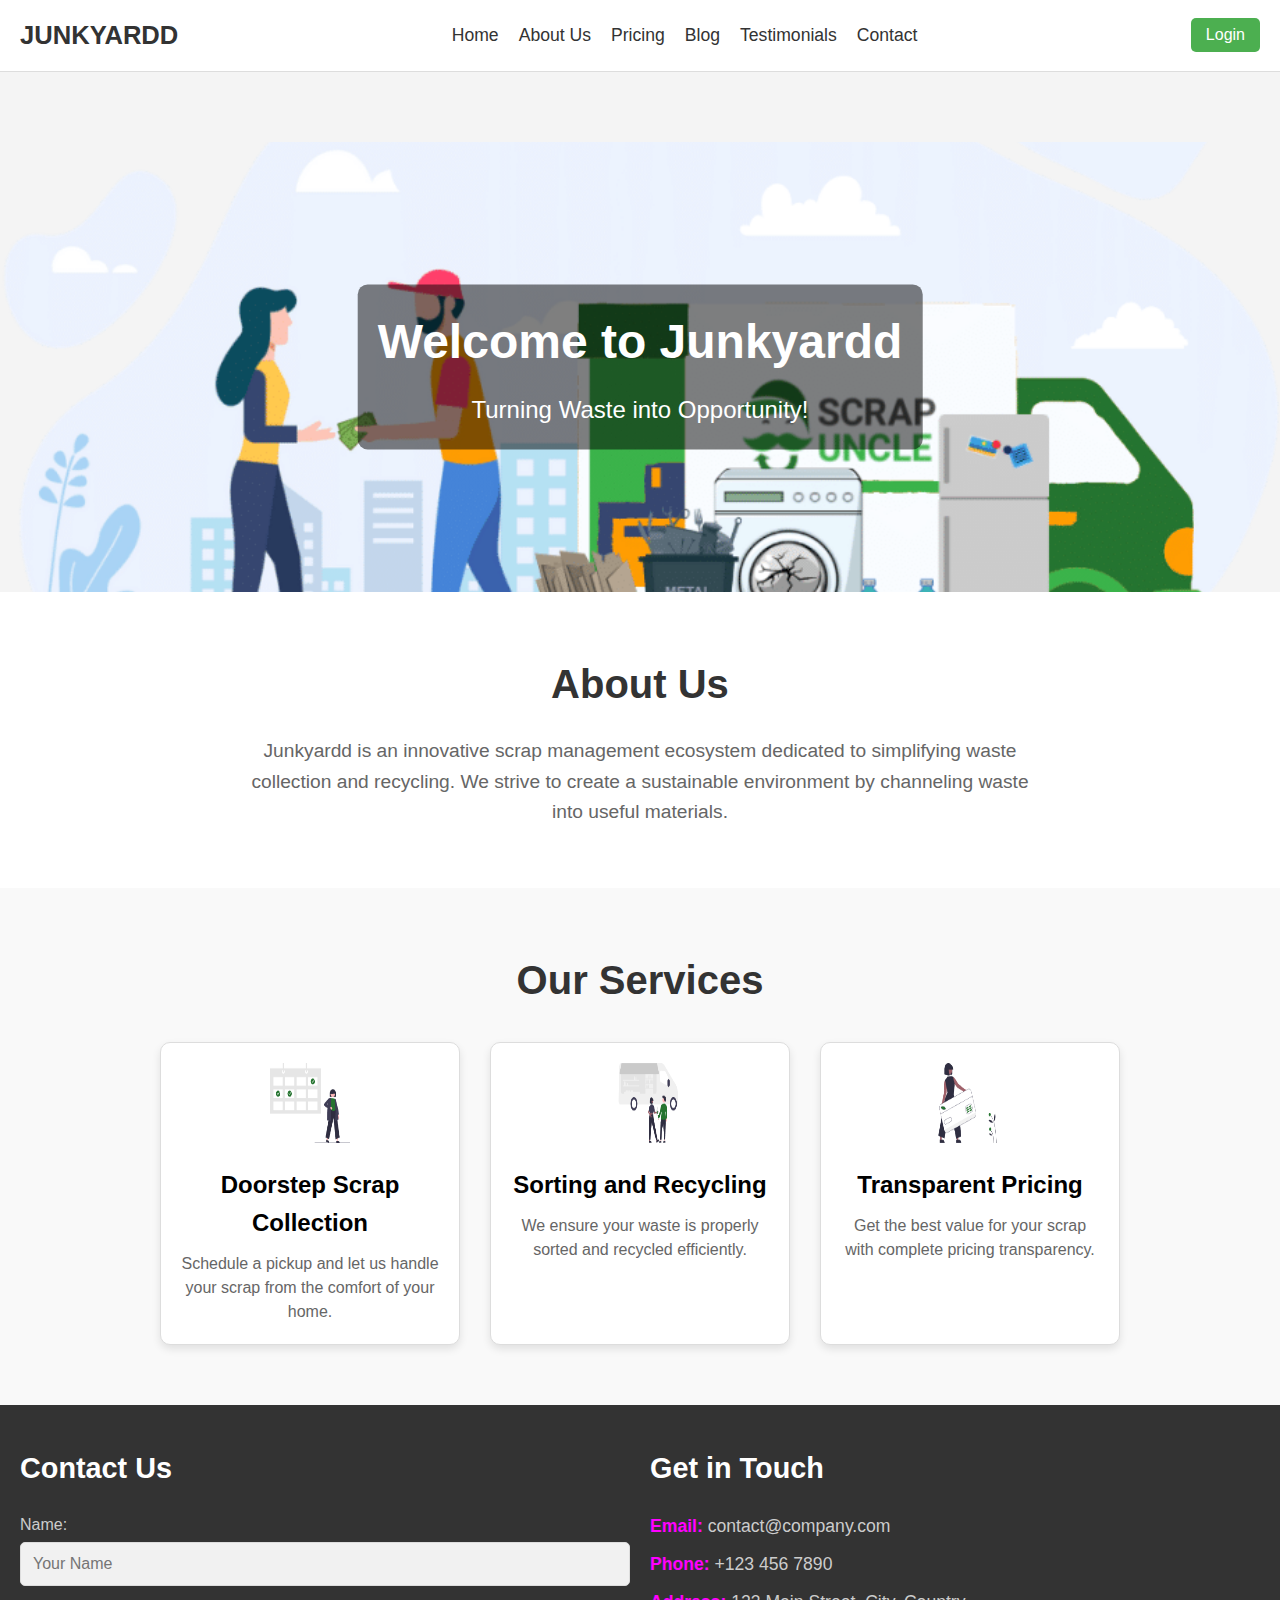
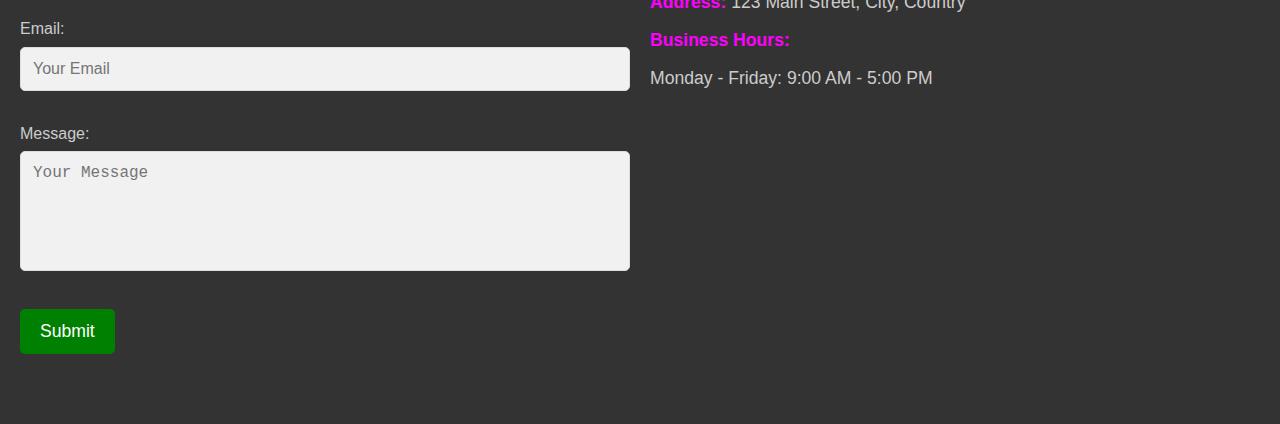
<file: index.html>
<!DOCTYPE html>
<html lang="en">

<head>
    <meta charset="UTF-8">
    <meta name="viewport" content="width=device-width, initial-scale=1.0">
    <link rel="stylesheet" href="style.css">
    <title>Junkyardd</title>
</head>

<body>
    <!-- Navbar/Header -->
    <header class="navbar">
        <div class="logo">JUNKYARDD</div>
        <nav class="menu">
            <a href="index.html">Home</a>
            <a href="index.html#about-us">About Us</a>
            <a href="pricing.html">Pricing</a>
            <a href="#blog">Blog</a>
            <a href="#testimonials">Testimonials</a>
            <a href="#contact-us">Contact</a>
        </nav>
        <div class="user-details" id="userDetails">
            <button id="authButton" class="btn"></button>
        </div>
    </header>

    <main>
        <!-- Hero Section -->
        <section class="hero">
            <img src="hero_image.png" alt="Welcome to Junkyardd" class="hero-image" width="100%" height="100%">
            <div class="hero-message">
                <h1>Welcome to Junkyardd</h1>
                <p>Turning Waste into Opportunity!</p>
            </div>
        </section>

        <!-- About Us Section -->
        <section id="about-us" class="about-us">
            <h2>About Us</h2>
            <p>Junkyardd is an innovative scrap management ecosystem dedicated to simplifying waste collection and recycling. We strive to create a sustainable environment by channeling waste into useful materials.</p>
        </section>

        <!-- Services Section -->
        <section class="services">
            <h2>Our Services</h2>
            <div class="services-container">
                <div class="service-card">
                    <img src="schedule_pickup.png" alt="Doorstep Scrap Collection">
                    <h3>Doorstep Scrap Collection</h3>
                    <p>Schedule a pickup and let us handle your scrap from the comfort of your home.</p>
                </div>
                <div class="service-card">
                    <img src="pickup_address.png" alt="Sorting and Recycling">
                    <h3>Sorting and Recycling</h3>
                    <p>We ensure your waste is properly sorted and recycled efficiently.</p>
                </div>
                <div class="service-card">
                    <img src="payment.png" alt="Transparent Pricing">
                    <h3>Transparent Pricing</h3>
                    <p>Get the best value for your scrap with complete pricing transparency.</p>
                </div>
            </div>
        </section>
    </main>

    <!-- Footer -->
    <footer class="footer" id="contact-us">
        <div class="footer-container">
            <!-- Feedback/Question Form -->
            <div class="footer-form">
                <h2>Contact Us</h2>
                <form action="#" method="POST" id="contact-form">
                    <div class="form-group">
                        <label for="name">Name:</label>
                        <input type="text" id="name" name="name" placeholder="Your Name" required>
                    </div>
                    <div class="form-group">
                        <label for="email">Email:</label>
                        <input type="email" id="email" name="email" placeholder="Your Email" required>
                    </div>
                    <div class="form-group">
                        <label for="message">Message:</label>
                        <textarea id="message" name="message" placeholder="Your Message" rows="4" required></textarea>
                    </div>
                    <button type="submit" class="btn">Submit</button>
                </form>
            </div>

            <!-- Contact Details -->
            <div class="footer-details">
                <h2>Get in Touch</h2>
                <p><strong>Email:</strong> contact@company.com</p>
                <p><strong>Phone:</strong> +123 456 7890</p>
                <p><strong>Address:</strong> 123 Main Street, City, Country</p>
                <p><strong>Business Hours:</strong></p>
                <p>Monday - Friday: 9:00 AM - 5:00 PM</p>
            </div>
        </div>
    </footer>

    <!-- Login Script -->
    <script>
        const authButton = document.getElementById('authButton');
        const userDetails = document.getElementById('userDetails');

        // LOGIN: Check if the user is logged in
        function checkUserLogin() {
            const user = JSON.parse(localStorage.getItem('user'));
            if (user) {
                authButton.textContent = `Logout (${user.name})`;
                authButton.style.backgroundColor = "red";
                authButton.addEventListener('click', logoutUser);
            } else {
                authButton.textContent = 'Login';
                authButton.style.backgroundColor = "#4CAF50";
                authButton.addEventListener('click', () => {
                    window.location.href = 'login.html'; // Navigate to login page
                });
            }
        }

        // Logout user: Remove user details from localStorage and reload the page
        function logoutUser() {
            localStorage.removeItem('user');
            location.reload(); // Refresh the page to update UI
        }

        // Initialize the login/logout button
        checkUserLogin();

        // Contact Form Reset
        document.getElementById("contact-form").addEventListener("submit", function (event) {
            event.preventDefault();  // Prevent form from submitting to the server
            document.getElementById("contact-form").reset();  // Reset form fields
        });
    </script>
</body>

</html>
</file>
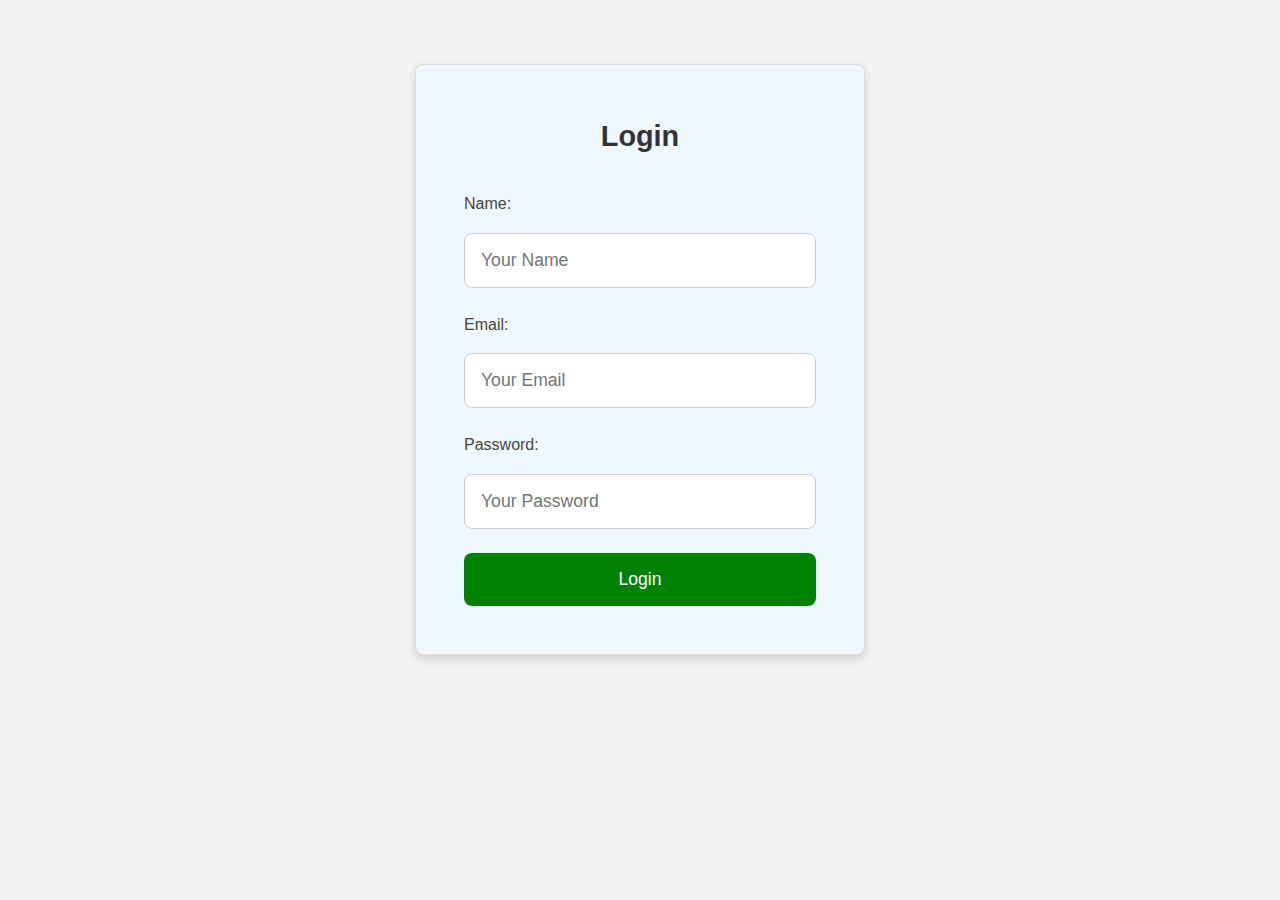
<file: login.html>
<!DOCTYPE html>
<html lang="en">

<head>
    <meta charset="UTF-8">
    <meta name="viewport" content="width=device-width, initial-scale=1.0">
    <link rel="stylesheet" href="style.css">
    <title>Login Page</title>
</head>

<body>
    <div class="login-container">
        <h2>Login</h2>
        <form id="loginForm">
            <div class="form-group">
                <label for="name">Name:</label>
                <input type="text" id="name" name="name" placeholder="Your Name" required>
            </div>
            <div class="form-group">
                <label for="email">Email:</label>
                <input type="email" id="email" name="email" placeholder="Your Email" required>
            </div>
            <div class="form-group">
                <label for="password">Password:</label>
                <input type="password" id="password" name="password" placeholder="Your Password" required>
            </div>
            <button type="submit" class="btn">Login</button>
        </form>
    </div>

    <script>
        const loginForm = document.getElementById('loginForm');

        loginForm.addEventListener('submit', function (event) {
            event.preventDefault(); // Prevent form from refreshing the page

            // Retrieve input values
            const name = document.getElementById('name').value.trim();
            const email = document.getElementById('email').value.trim();
            const password = document.getElementById('password').value.trim();

            // Simple validation
            if (name === '' || email === '' || password === '') {
                alert('All fields are required!');
                return;
            }

            if (!validateEmail(email)) {
                alert('Please enter a valid email address!');
                return;
            }

            if (!validatePassword(password)) {
                alert(`
                Please enter a correct password address!: 
                Must contain at least 
                    one lowercase letter, 
                    one uppercase letter, 
                    one number 
                and must have 
                    character length between 5 to 10 characters
                `);
                return;
            }
            // Save user data to local storage
            const user = { name, email };
            localStorage.setItem('user', JSON.stringify(user));

            // Redirect to homepage
            window.location.href = 'index.html';
        });

        // Password validation function
        function validatePassword(password) {
            return password.length > 5 && password.length < 10 && /^(?=.*[a-z])(?=.*[A-Z])(?=.*\d).+$/.test(password)
        }

        // Email validation function
        function validateEmail(email) {
            const emailRegex = /^[^\s@]+@[^\s@]+\.[^\s@]+$/;
            return emailRegex.test(email);
        }
    </script>
</body>

</html>
</file>
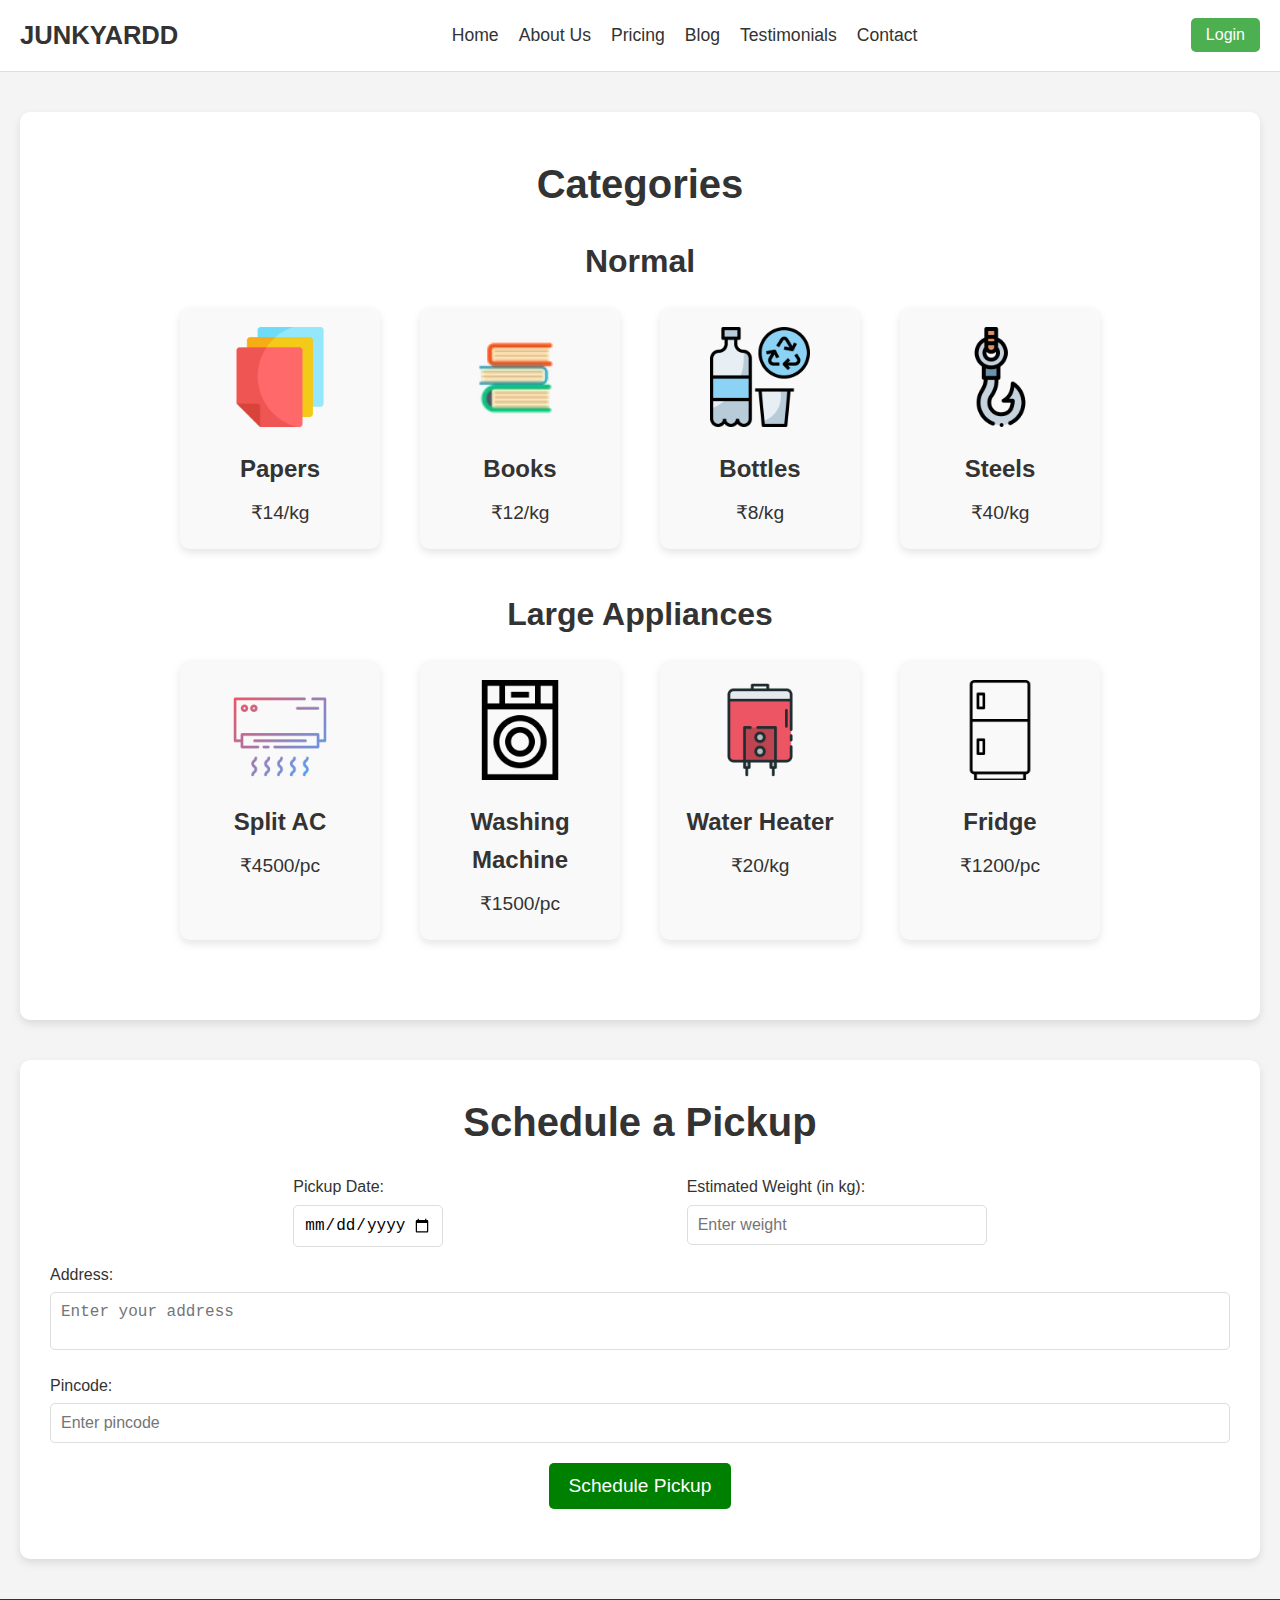
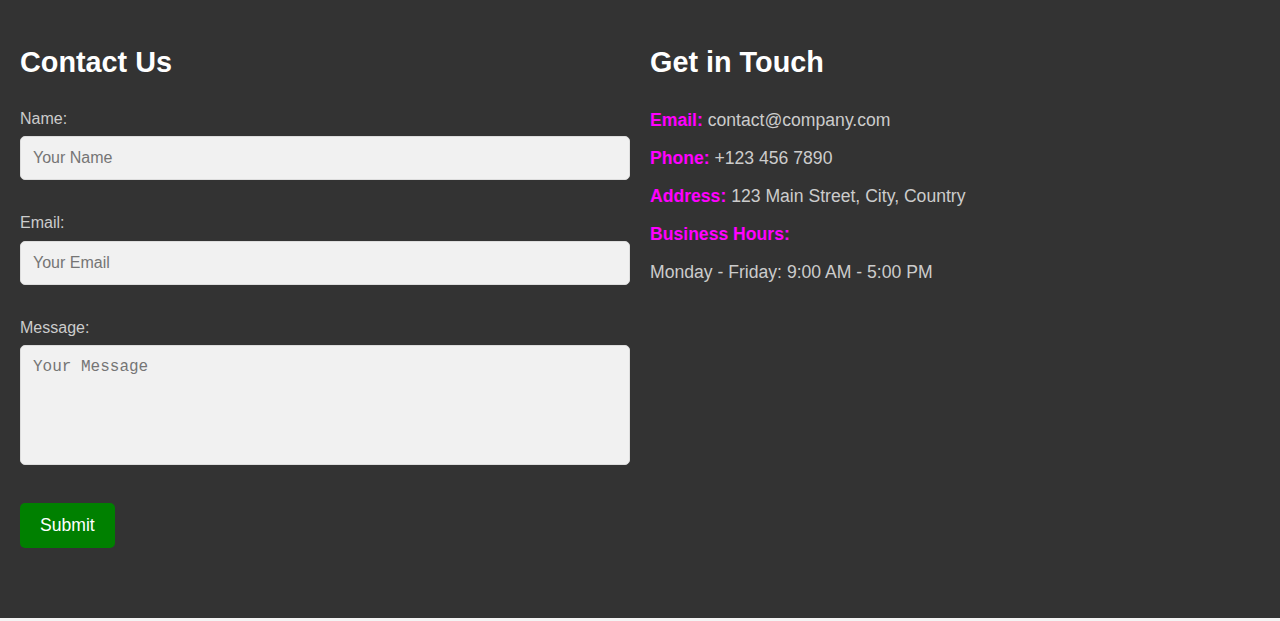
<file: pricing.html>
<!DOCTYPE html>
<html lang="en">

<head>
    <meta charset="UTF-8">
    <meta name="viewport" content="width=device-width, initial-scale=1.0">
    <link rel="stylesheet" href="style.css">
    <link rel="stylesheet" href="pricing.css">
    <title>Junkyardd</title>
</head>

<body>
    <!-- Navbar/Header -->
    <header class="navbar">
        <div class="logo">JUNKYARDD</div>
        <nav class="menu">
            <a href="index.html">Home</a>
            <a href="index.html#about-us">About Us</a>
            <a href="pricing.html">Pricing</a>
            <a href="#blog">Blog</a>
            <a href="#testimonials">Testimonials</a>
            <a href="#contact-us">Contact</a>
        </nav>
        <div class="user-details" id="userDetails">
            <button id="authButton" class="btn"></button>
        </div>
    </header>

    <main>

        <section class="categories">
            <h1>Categories</h1>
        
            <!-- Normal Category -->
            <div class="category-group">
                <h2>Normal</h2>
                <div class="categories-container">
                    <div class="category-card">
                        <img src="papers.png" alt="Papers" class="category-img">
                        <h3>Papers</h3>
                        <p>₹14/kg</p>
                    </div>
                    <div class="category-card">
                        <img src="Books.webp" alt="Books" class="category-img">
                        <h3>Books</h3>
                        <p>₹12/kg</p>
                    </div>
                    <div class="category-card">
                        <img src="bottles.png" alt="Bottles" class="category-img">
                        <h3>Bottles</h3>
                        <p>₹8/kg</p>
                    </div>
                    <div class="category-card">
                        <img src="steel.png" alt="Steels" class="category-img">
                        <h3>Steels</h3>
                        <p>₹40/kg</p>
                    </div>
                </div>
            </div>
        
            <!-- Large Appliances Category -->
            <div class="category-group">
                <h2>Large Appliances</h2>
                <div class="categories-container">
                    <div class="category-card">
                        <img src="split_ac.png" alt="Split AC" class="category-img">
                        <h3>Split AC</h3>
                        <p>₹4500/pc</p>
                    </div>
                    <div class="category-card">
                        <img src="smart-washing-machine.png" alt="Washing Machine" class="category-img">
                        <h3>Washing Machine</h3>
                        <p>₹1500/pc</p>
                    </div>
                    <div class="category-card">
                        <img src="water-heater.png" alt="Water Heater" class="category-img">
                        <h3>Water Heater</h3>
                        <p>₹20/kg</p>
                    </div>
                    <div class="category-card">
                        <img src="fridge.png" alt="Fridge" class="category-img">
                        <h3>Fridge</h3>
                        <p>₹1200/pc</p>
                    </div>
                </div>
            </div>
        </section>
        
        

        <section class="schedule-pickup">
            <h1>Schedule a Pickup</h1>
            <form id="pickupForm">
                <div class="form-group" style="display: flex; justify-content: space-evenly">
                    <div>
                        <label for="date">Pickup Date:</label>
                        <input type="date" id="date" name="date" required style="width: 150px;">
                    </div>
                    <div>
                        <label for="weight">Estimated Weight (in kg):</label>
                        <input type="number" id="weight" name="weight" placeholder="Enter weight" required style="width: 300px;">
                    </div>
                </div>
                </div>
                <div class="form-group">
                    <label for="address">Address:</label>
                    <textarea id="address" name="address" placeholder="Enter your address" rows="2" required></textarea>
                </div>
                <div class="form-group">
                    <label for="pincode">Pincode:</label>
                    <input type="text" id="pincode" name="pincode" placeholder="Enter pincode" required>
                </div>
                <button type="submit" class="btn">Schedule Pickup</button>
            </form>
            <p id="pickupMessage"></p>
        </section>


    </main>


    <!-- Footer -->
    <footer class="footer" id="contact-us">
        <div class="footer-container">
            <!-- Feedback/Question Form -->
            <div class="footer-form">
                <h2>Contact Us</h2>
                <form action="#" method="POST" id="contact-form">
                    <div class="form-group">
                        <label for="name">Name:</label>
                        <input type="text" id="name" name="name" placeholder="Your Name" required>
                    </div>
                    <div class="form-group">
                        <label for="email">Email:</label>
                        <input type="email" id="email" name="email" placeholder="Your Email" required>
                    </div>
                    <div class="form-group">
                        <label for="message">Message:</label>
                        <textarea id="message" name="message" placeholder="Your Message" rows="4" required></textarea>
                    </div>
                    <button type="submit" class="btn">Submit</button>
                </form>
            </div>

            <!-- Contact Details -->
            <div class="footer-details">
                <h2>Get in Touch</h2>
                <p><strong>Email:</strong> contact@company.com</p>
                <p><strong>Phone:</strong> +123 456 7890</p>
                <p><strong>Address:</strong> 123 Main Street, City, Country</p>
                <p><strong>Business Hours:</strong></p>
                <p>Monday - Friday: 9:00 AM - 5:00 PM</p>
            </div>
        </div>
    </footer>

    <!-- Login Script -->
    <script>
        const authButton = document.getElementById('authButton');
        const userDetails = document.getElementById('userDetails');

        // LOGIN: Check if the user is logged in
        function checkUserLogin() {
            const user = JSON.parse(localStorage.getItem('user'));
            if (user) {
                authButton.textContent = `Logout (${user.name})`;
                authButton.style.backgroundColor = "red";
                authButton.addEventListener('click', logoutUser);
            } else {
                authButton.textContent = 'Login';
                authButton.style.backgroundColor = "#4CAF50";
                authButton.addEventListener('click', () => {
                    window.location.href = 'login.html'; // Navigate to login page
                });
            }
        }

        // Logout user: Remove user details from localStorage and reload the page
        function logoutUser() {
            localStorage.removeItem('user');
            location.reload(); // Refresh the page to update UI
        }

        // Initialize the login/logout button
        checkUserLogin();

        // Contact Form Reset
        document.getElementById("contact-form").addEventListener("submit", function (event) {
            event.preventDefault();  // Prevent form from submitting to the server
            document.getElementById("contact-form").reset();  // Reset form fields
        });
    </script>

    <!-- Schedule pickup -->
    <script>
        const pickupForm = document.getElementById('pickupForm');
        const pickupMessage = document.getElementById('pickupMessage');

        // Add event listener to handle form submission
        pickupForm.addEventListener('submit', function (event) {
            event.preventDefault(); // Prevent the default form submission

            const date = document.getElementById('date').value;
            const address = document.getElementById('address').value.trim();
            const pincode = document.getElementById('pincode').value.trim();
            const weight = document.getElementById('weight').value.trim();
            const user = JSON.parse(localStorage.getItem('user'));

            // Validate form inputs
            if (!date || !address || !pincode || !weight) {
                pickupMessage.textContent = "Please fill in all the details properly.";
                pickupMessage.style.color = "red";
                return;
            }

            if (!user) {
                pickupMessage.textContent = "Please login to schedule a pickup.";
                pickupMessage.style.color = "red";
                return;
            }

            // Successful submission
            pickupMessage.textContent = "Your pickup is scheduled successfully!";
            pickupMessage.style.color = "green";
            pickupForm.reset(); // Reset the form fields
        });
    </script>
</body>

</html>
</file>
<file: pricing.css>
* {
    margin: 0;
    padding: 0;
    box-sizing: border-box;
}

body {
    font-family: Arial, sans-serif;
    line-height: 1.6;
    background-color: #f4f4f4;
    color: #333;
}


/* Main Content Styles */
main {
    padding: 40px 20px;
}

/* Schedule Pickup Section */
.schedule-pickup {
    background-color: white;
    padding: 30px;
    box-shadow: 0 4px 8px rgba(0, 0, 0, 0.1);
    border-radius: 10px;
    margin-top: 40px;
}

.schedule-pickup h1 {
    font-size: 2.5rem;
    margin-bottom: 20px;
    text-align: center;
}

.schedule-pickup .form-group {
    margin-bottom: 15px;
}

.schedule-pickup label {
    font-size: 1rem;
    margin-bottom: 5px;
    display: block;
}

.schedule-pickup input, .schedule-pickup textarea {
    width: 100%;
    padding: 10px;
    border-radius: 5px;
    border: 1px solid #ddd;
    font-size: 1rem;
}

.schedule-pickup textarea {
    resize: none;
}

.schedule-pickup button {
    padding: 12px 20px;
    background-color: green;
    color: white;
    border: none;
    border-radius: 5px;
    font-size: 1.2rem;
    cursor: pointer;
    display: block;
    margin: 20px auto;
}

.schedule-pickup button:hover {
    background-color: green;
}

#pickupMessage {
    text-align: center;
    font-size: 1.2rem;
    margin-top: 20px;
    color: green;
}

.categories {
    background-color: #fff;
    padding: 40px 20px;
    text-align: center;
    box-shadow: 0 4px 8px rgba(0, 0, 0, 0.1);
    border-radius: 10px;
}

.categories h1 {
    font-size: 2.5rem;
    margin-bottom: 20px;
}

.category-group {
    margin-bottom: 40px;
}

.category-group h2 {
    font-size: 2rem;
    margin-bottom: 20px;
    color: #333;
}

.categories-container {
    display: flex;
    flex-wrap: wrap;
    justify-content: center;
    gap: 40px;
}

.category-card {
    background-color: #f9f9f9;
    padding: 20px;
    width: 200px;
    box-shadow: 0 4px 8px rgba(0, 0, 0, 0.1);
    border-radius: 10px;
    text-align: center;
    overflow: hidden;
}

.category-card .category-img {
    width: 100px;
    height: 100px;
    object-fit: cover;
    margin-bottom: 15px;
}

.category-card h3 {
    font-size: 1.5rem;
    margin-bottom: 10px;
}

.category-card p {
    font-size: 1.2rem;
    color: #333;
}
</file>
<file: style.css>
/* Reset and Global Styles */
* {
    margin: 0;
    padding: 0;
    box-sizing: border-box;
}

body {
    font-family: Arial, sans-serif;
    background-color: #f4f4f4;
    line-height: 1.6;
}

/* Navbar Styles */
.navbar {
    display: flex;
    justify-content: space-between;
    align-items: center;
    padding: 15px 20px;
    background-color: #ffffff;
    border-bottom: 1px solid #ddd;
    position: sticky;
    top: 0;
    z-index: 1000;
}

.navbar .logo {
    font-size: 1.6rem;
    font-weight: bold;
    color: #333;
}

.navbar .menu {
    display: flex;
    gap: 20px;
}

.navbar .menu a {
    text-decoration: none;
    color: #333;
    font-size: 1.1rem;
    transition: color 0.3s ease;
}

.navbar .menu a:hover {
    color: #007bff;
}

.navbar .user-details .btn {
    padding: 8px 15px;
    font-size: 1rem;
    cursor: pointer;
    border: none;
    border-radius: 5px;
    background-color: #4CAF50;
    color: #fff;
    transition: background-color 0.3s ease;
}

.navbar .user-details .btn:hover {
    background-color: #45a049;
}

/* Hero Section */
.hero {
    margin-top: 70px;
    position: relative;
    text-align: center;
    color: #fff;
}

.hero-image {
    width: 100%;
    height: 50vh;
    object-fit: cover;
    display: block;
}

.hero-message {
    position: absolute;
    top: 50%;
    left: 50%;
    transform: translate(-50%, -50%);
    background: rgba(0, 0, 0, 0.5);
    padding: 20px;
    border-radius: 10px;
}

.hero-message h1 {
    font-size: 3rem;
    margin-bottom: 10px;
}

.hero-message p {
    font-size: 1.5rem;
}

/* About Us Section */
.about-us {
    padding: 60px 20px;
    text-align: center;
    background-color: #ffffff;
}

.about-us h2 {
    font-size: 2.5rem;
    margin-bottom: 20px;
    color: #333;
}

.about-us p {
    font-size: 1.2rem;
    color: #666;
    max-width: 800px;
    margin: 0 auto;
    line-height: 1.6;
}

/* Services Section */
.services {
    padding: 60px 20px;
    background-color: #f9f9f9;
    text-align: center;
}

.services h2 {
    font-size: 2.5rem;
    margin-bottom: 30px;
    color: #333;
}

.services-container {
    display: flex;
    flex-wrap: wrap;
    justify-content: center;
    gap: 30px;
}

.service-card {
    background: #fff;
    border: 1px solid #ddd;
    border-radius: 10px;
    padding: 20px;
    width: 300px;
    text-align: center;
    box-shadow: 0 4px 8px rgba(0, 0, 0, 0.1);
    transition: transform 0.3s ease, box-shadow 0.3s ease;
}

.service-card img {
    width: 80px;
    height: 80px;
    margin-bottom: 15px;
}

.service-card h3 {
    font-size: 1.5rem;
    margin-bottom: 10px;
}

.service-card p {
    font-size: 1rem;
    color: #666;
    line-height: 1.5;
}

.service-card:hover {
    transform: translateY(-10px);
    box-shadow: 0 8px 16px rgba(0, 0, 0, 0.2);
}

/* Footer Styles */
.footer {
    background-color: #333;
    color: #fff;
    padding: 40px 20px;
}

.footer-container {
    display: flex;
    flex-wrap: wrap;
    justify-content: space-between;
    gap: 20px;
}

.footer-form,
.footer-details {
    flex: 1;
    min-width: 300px;
    margin-bottom: 30px;
}

.footer-form h2,
.footer-details h2 {
    font-size: 1.8rem;
    margin-bottom: 20px;
    color: #fff;
}

.footer-form .form-group {
    margin-bottom: 15px;
}

.footer-form label {
    font-size: 1rem;
    color: #ccc;
    margin-bottom: 5px;
    display: block;
}

.footer-form input,
.footer-form textarea {
    width: 100%;
    padding: 12px;
    font-size: 1rem;
    border: 1px solid #ddd;
    border-radius: 5px;
    margin-bottom: 15px;
    background-color: #f1f1f1;
    color: #333;
}

.footer-form textarea {
    resize: none;
    height: 120px;
}

.footer-form .btn {
    padding: 12px 20px;
    background-color: green;
    color: #fff;
    border: none;
    border-radius: 5px;
    font-size: 1.1rem;
    cursor: pointer;
    transition: background-color 0.3s ease;
}

.footer-form .btn:hover {
    background-color: green;
}

.footer-details p {
    font-size: 1.1rem;
    color: #ccc;
    margin-bottom: 10px;
}

.footer-details strong {
    color: magenta;
}


/* LOGIN */
.login-container {
    max-width: 450px;
    margin: 4rem auto;
    padding: 3rem;
    border: 1px solid #ddd;
    border-radius: 8px;
    background: #f0f8ff;
    box-shadow: 0 4px 10px rgba(0, 0, 0, 0.15);
    text-align: center;
    font-family: 'Arial', sans-serif;
}

.login-container h2 {
    margin-bottom: 2rem;
    font-size: 1.8rem;
    color: #333;
}

.login-container .form-group {
    margin-bottom: 1.5rem;
    text-align: left;
}

.login-container label {
    display: block;
    font-size: 1rem;
    margin-bottom: 0.5rem;
    color: #444;
}

.login-container input {
    width: 100%;
    padding: 1rem;
    border: 1px solid #ccc;
    border-radius: 8px;
    font-size: 1.1rem;
    color: #333;
    background-color: #fff;
    margin-top: 0.5rem;
}

.login-container .btn {
    width: 100%;
    padding: 1rem;
    background: green;
    color: #fff;
    border: none;
    border-radius: 8px;
    font-size: 1.1rem;
    cursor: pointer;
    transition: background-color 0.3s;
}

.login-container .btn:hover {
    background: green;
}
</file>
